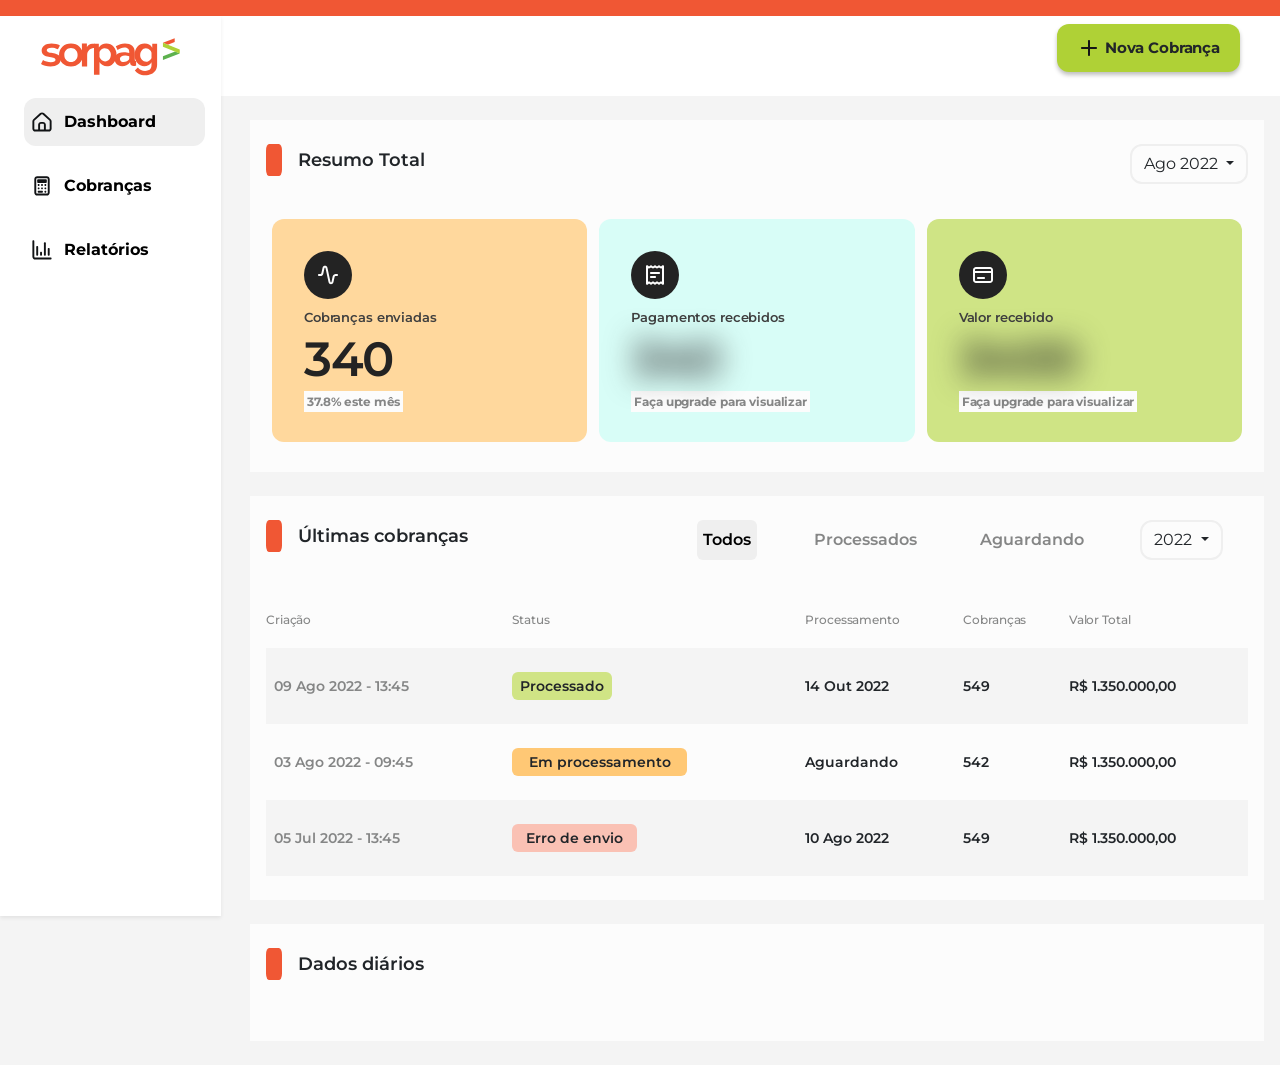
<file: index.html>
<!DOCTYPE html>
<html lang="pt-br">
<head>
    <meta charset="UTF-8">
    <meta http-equiv="X-UA-Compatible" content="IE=edge">
    <meta name="viewport" content="width=device-width, initial-scale=1.0">
    <title>Sorpag - Dashboard</title>
    <link href="https://cdn.jsdelivr.net/npm/bootstrap@5.2.0/dist/css/bootstrap.min.css" rel="stylesheet" integrity="sha384-gH2yIJqKdNHPEq0n4Mqa/HGKIhSkIHeL5AyhkYV8i59U5AR6csBvApHHNl/vI1Bx" crossorigin="anonymous">
    <link rel="stylesheet" href="assets/css/reset.css">
    <link rel="preconnect" href="https://fonts.googleapis.com">
    <link rel="preconnect" href="https://fonts.gstatic.com" crossorigin>
    <link href="https://fonts.googleapis.com/css2?family=Inter:wght@500&family=Montserrat:wght@600;700&display=swap" rel="stylesheet">
    <link rel="stylesheet" href="assets/css/mobile/teste.css">
</head>
<body>
    <div class="barra"></div>

    <nav class="menu-lateral_side sidenav shadow-sm ">
        <img src="assets/img/logo.svg" alt="Logotipo da HZC" class="menu-lateral__logo">
        <a href="#" class="menu-lateral__link_side menu-lateral__link_side--dashboard menu-lateral__link_side--ativo">Dashboard</a>
        <a href="./cobrancas.html" class="menu-lateral__link_side menu-lateral__link_side--cobrancas">Cobranças</a>
        <a href="./relatorios.html" class="menu-lateral__link_side menu-lateral__link_side--relatorios">Relatórios</a>
    </nav>

    <header class="head">
            <div class="cabecalho_cel">
                <div class="cont">
                    <img src="assets/img/logo.svg" alt="Logo Sorpag" class="container__imagem"> 
                </div>
                <div class="cont">
                    <input type="checkbox" id="menu" class="container__botao_menu">
                    <label for="menu">
                        <span class="cabeçalho__menu-hamburguer container__imagem"></span>
                    </label>
                    <ul class="lista-menu shadow-sm">
                        <a href="#" class="menu-lateral__link menu-lateral__link--dashboard menu-lateral__link--ativo">Dashboard</a>
                        <a href="./cobrancas.html" class="menu-lateral__link menu-lateral__link--cobrancas">Cobranças</a>
                        <a href="./relatorios.html" class="menu-lateral__link menu-lateral__link--relatorios">Relatórios</a>
                    </ul>
                </div>
            </div>
            <div class="cabecalho">
                <button class="btn-main-action">
                    <a href="./nova_cobranca.html" class="text-decoration-none text-dark">
                        <img class="align-bottom" src="assets/icons/add.svg">
                        Nova Cobrança
                    </a>
                </button>
            </div>
    </header>

    <section class="cont container__page">
        <div class="box__title">
            <h2 class="resumo__titulo">
                <div class="square"></div>
                Resumo Total
            </h2>
            <div>
                <button class="btn dropdown-toggle button-boxes-1" type="button" data-bs-toggle="dropdown" aria-expanded="false"> 
                    Ago 2022
                </button>
            
                <ul class="dropdown-menu">
                  <li><a class="dropdown-item" href="#">Action</a></li>
                  <li><a class="dropdown-item" href="#">Another action</a></li>
                  <li><a class="dropdown-item" href="#">Something else here</a></li>
                </ul>
            </div>
        </div>
        <div class="cards">
            <div class="cards_card">
                <img src="assets/icons/cobrancas_enviadas.svg" alt="Logo Sorpag" class="card__icon"> 
                <div class="card__desc">
                    <p class="card__title">Cobranças enviadas</p>
                    <p class="card__desc--1">340</p>
                    <p class="card__desc--2">37.8% este mês</p>
                </div> 
            </div>
            <div class="cards_card">
                <img src="assets/icons/pagamentos_recebidos.svg" alt="Logo Sorpag" class="card__icon"> 
                <div class="card__desc">
                    <p class="card__title">Pagamentos recebidos</p>
                    <p class="card__desc--1 card__blur">340</p>
                    <p class="card__desc--2">Faça upgrade para visualizar</p>
                </div> 
            </div>
  
            <div class="cards_card">
                <img src="assets/icons/valor_recebi.svg" alt="Logo Sorpag" class="card__icon">
                <div class="card__desc">
                    <p class="card__title">Valor recebido</p>
                    <p class="card__desc--1 card__blur">3400</p>
                    <p class="card__desc--2">Faça upgrade para visualizar</p>
                </div> 
            </div>
        </div>
    </section>

    <section class="cont container__page">
        <div class="box__title">
            <h2 class="ultima--cobranca__titulo">
                <div class="square"></div>
                Últimas cobranças
            </h2>
            <div class="button__cobranca-1">
                <button class="btn dropdown-toggle button-boxes-1" type="button" data-bs-toggle="dropdown" aria-expanded="false"> 
                    2022
                </button>
            
                <ul class="dropdown-menu">
                  <li><a class="dropdown-item" href="#">Action</a></li>
                  <li><a class="dropdown-item" href="#">Another action</a></li>
                  <li><a class="dropdown-item" href="#">Something else here</a></li>
                </ul>
            </div>
            <ul class="nav nav-pills botoes">
                <li class="nav-item">
                    <button class="btn nav-link botão active" data-bs-toggle="pill" type="button" aria-selected="true">
                            Todos
                    </button>
                </li>
                <li class="nav-item">
                    <button class="btn nav-link botão" data-bs-toggle="pill" type="button"  aria-selected="false">
                        Processados
                    </button>
                </li>
                <li class="nav-item">
                    <button class=" btn nav-link botão" data-bs-toggle="pill" type="button" aria-selected="false">
                        Aguardando
                    </button>
                </li>
                <li class="button__cobranca-2">
                    <button class="btn dropdown-toggle button-boxes-1" type="button" data-bs-toggle="dropdown" aria-expanded="false"> 
                        2022
                    </button>
                
                    <ul class="dropdown-menu">
                        <li><a class="dropdown-item" href="#">Action</a></li>
                        <li><a class="dropdown-item" href="#">Another action</a></li>
                        <li><a class="dropdown-item" href="#">Something else here</a></li>
                    </ul> 
                </li>
            </ul>
        </div>
       
        <table class="tabela-cel">
            <thead>
                <tr>
                    <th scope="col">Código</th>
                    <th scope="col">Status</th>
                    <th scope="col">Ação</th>
                </tr>
            </thead>
            <tbody>
                <tr>
                    <td class="align">#1</td>
                    <td><div class="status status-processed"></div></td>
                    <td class="svg-icon"></td>
                </tr>
                <tr>
                    <td class="align">#2</td>
                    <td><div class="status status-process"></div></td>
                    <td class="svg-icon"></td>
                </tr>
                <tr>
                    <td class="align">#3</td>
                    <td><div class="status status-erro"></div></td>
                    <td class="svg-icon"></td>
                </tr>
            </tbody>
        </table>
        <table class="tabela">
            <thead>
                <tr>
                    <th scope="col">Criação</th>
                    <th scope="col">Status</th>
                    <th scope="col">Processamento</th>
                    <th scope="col">Cobranças</th>
                    <th scope="col">Valor Total</th>
                </tr>
            </thead>
            <tbody>
                <tr>
                    <td class="align">09 Ago 2022 - 13:45</td>
                    <td><div class="status status-processed"></div></td>
                    <td>14 Out 2022</td>
                    <td>549</td>
                    <td>R$ 1.350.000,00</td>
                </tr>
                <tr>
                    <td class="align">03 Ago 2022 - 09:45</td>
                    <td><div class="status status-process"></div></td>
                    <td>Aguardando</td>
                    <td>542</td>
                    <td>R$ 1.350.000,00</td>
                </tr>
                <tr>
                    <td class="align">05 Jul 2022 - 13:45</td>
                    <td><div class="status status-erro"></div></td>
                    <td>10 Ago 2022 </td>
                    <td> 549</td>
                    <td>R$ 1.350.000,00</td>
                </tr>
            </tbody>
        </table>
    </section>
    <section class="cont container__page">
        <h2 class="dados--diarios__titulo">
            <div class="square"></div>
            Dados diários
        </h2>
    </section>

    <script src="https://cdn.jsdelivr.net/npm/bootstrap@5.2.0/dist/js/bootstrap.bundle.min.js"
      integrity="sha384-A3rJD856KowSb7dwlZdYEkO39Gagi7vIsF0jrRAoQmDKKtQBHUuLZ9AsSv4jD4Xa"
      crossorigin="anonymous"></script>
</body>
</html>
</file>
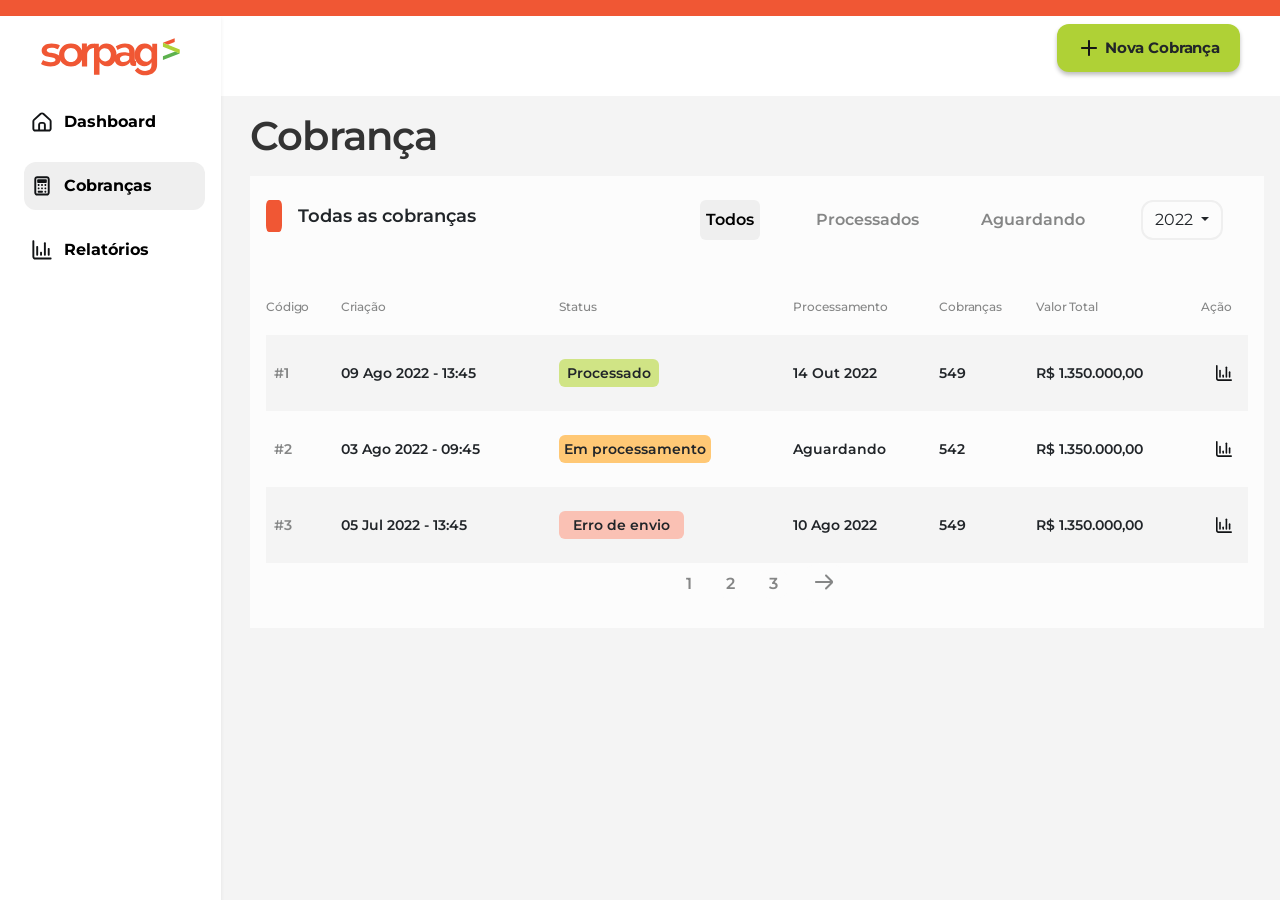
<file: cobrancas.html>
<!DOCTYPE html>
<html lang="pt-br">

<head>
    <meta charset="UTF-8">
    <meta http-equiv="X-UA-Compatible" content="IE=edge">
    <meta name="viewport" content="width=device-width, initial-scale=1.0">
    <title>Sorpag - Dashboard</title>
    <link href="https://cdn.jsdelivr.net/npm/bootstrap@5.2.0/dist/css/bootstrap.min.css" rel="stylesheet"
        integrity="sha384-gH2yIJqKdNHPEq0n4Mqa/HGKIhSkIHeL5AyhkYV8i59U5AR6csBvApHHNl/vI1Bx" crossorigin="anonymous">
    <link rel="stylesheet" href="assets/css/reset.css">
    <link rel="preconnect" href="https://fonts.googleapis.com">
    <link rel="preconnect" href="https://fonts.gstatic.com" crossorigin>
    <link href="https://fonts.googleapis.com/css2?family=Inter:wght@500&family=Montserrat:wght@600;700&display=swap"
        rel="stylesheet">
    <link rel="stylesheet" href="assets/css/cobranca.css">
</head>

<body>
    <div class="barra"></div>

    <nav class="menu-lateral_side sidenav shadow-sm ">
        <img src="assets/img/logo.svg" alt="Logotipo da HZC" class="menu-lateral__logo">
        <a href="./index.html" class="menu-lateral__link_side menu-lateral__link_side--dashboard">Dashboard</a>
        <a href="#"
            class="menu-lateral__link_side menu-lateral__link_side--cobrancas menu-lateral__link_side--ativo">Cobranças</a>
        <a href="./relatorios.html" class="menu-lateral__link_side menu-lateral__link_side--relatorios">Relatórios</a>
    </nav>

    <header class="head">
        <div class="cabecalho_cel">
            <div class="cont">
                <img src="assets/img/logo.svg" alt="Logo Sorpag" class="container__imagem">
            </div>
            <div class="cont">
                <input type="checkbox" id="menu" class="container__botao_menu">
                <label for="menu">
                    <span class="cabeçalho__menu-hamburguer container__imagem"></span>
                </label>
                <ul class="lista-menu shadow-sm">
                    <a href="./index.html" class="menu-lateral__link menu-lateral__link--dashboard">Dashboard</a>
                    <a href="#"
                        class="menu-lateral__link menu-lateral__link--cobrancas menu-lateral__link--ativo">Cobranças</a>
                    <a href="./relatorios.html" class="menu-lateral__link menu-lateral__link--relatorios">Relatórios</a>
                </ul>
            </div>
        </div>
        <div class="cabecalho">
            <button class="btn-main-action">
                <a href="./nova_cobranca.html" class="text-decoration-none text-dark">
                    <img class="align-bottom" src="assets/icons/add.svg">
                    Nova Cobrança
                </a>
            </button>
        </div>
    </header>
    <h1 class="title">
        Cobrança
    </h1>
    <section class="cont container__page">
        <div class="box__title">
            <h2 class="title__container">
                <div class="square"></div>
                Todas as cobranças
            </h2>
            <div class="button__cobranca-1">
                <button class="btn dropdown-toggle button-boxes-1" type="button" data-bs-toggle="dropdown"
                    aria-expanded="false">
                    2022
                </button>

                <ul class="dropdown-menu">
                    <li><a class="dropdown-item" href="#">Action</a></li>
                    <li><a class="dropdown-item" href="#">Another action</a></li>
                    <li><a class="dropdown-item" href="#">Something else here</a></li>
                </ul>
            </div>
            <ul class="nav nav-pills botoes">
                <li class="nav-item">
                    <button class="btn nav-link botão active" data-bs-toggle="pill" type="button" aria-selected="true">
                        Todos
                    </button>
                </li>
                <li class="nav-item">
                    <button class="btn nav-link botão" data-bs-toggle="pill" type="button" aria-selected="false">
                        Processados
                    </button>
                </li>
                <li class="nav-item">
                    <button class=" btn nav-link botão" data-bs-toggle="pill" type="button" aria-selected="false">
                        Aguardando
                    </button>
                </li>
                <li class="button__cobranca-2">
                    <button class="btn dropdown-toggle button-boxes-1" type="button" data-bs-toggle="dropdown"
                        aria-expanded="false">
                        2022
                    </button>

                    <ul class="dropdown-menu">
                        <li><a class="dropdown-item" href="#">Action</a></li>
                        <li><a class="dropdown-item" href="#">Another action</a></li>
                        <li><a class="dropdown-item" href="#">Something else here</a></li>
                    </ul>
                </li>
            </ul>
        </div>

        <table class="tabela-cel">
            <thead>
                <tr>
                    <th scope="col">Código</th>
                    <th scope="col">Status</th>
                    <th scope="col">Ação</th>
                </tr>
            </thead>
            <tbody>
                <tr>
                    <td class="align">#1</td>
                    <td>
                        <div class="status status-processed"></div>
                    </td>
                    <td class="svg-icon"></td>
                </tr>
                <tr>
                    <td class="align">#2</td>
                    <td>
                        <div class="status status-process"></div>
                    </td>
                    <td class="svg-icon"></td>
                </tr>
                <tr>
                    <td class="align">#3</td>
                    <td>
                        <div class="status status-erro"></div>
                    </td>
                    <td class="svg-icon"></td>
                </tr>
            </tbody>
        </table>
        <table class="tabela">
            <thead>
                <tr>
                    <th scope="col">Código</th>
                    <th scope="col">Criação</th>
                    <th scope="col">Status</th>
                    <th scope="col">Processamento</th>
                    <th scope="col">Cobranças</th>
                    <th scope="col">Valor Total</th>
                    <th scope="col">Ação</th>
                </tr>
            </thead>
            <tbody>
                <tr>
                    <td class="align">#1</td>
                    <td class="align">09 Ago 2022 - 13:45</td>
                    <td>
                        <div class="status status-processed"></div>
                    </td>
                    <td>14 Out 2022</td>
                    <td>549</td>
                    <td>R$ 1.350.000,00</td>
                    <td class="svg-icon"></td>
                </tr>
                <tr>
                    <td class="align">#2</td>
                    <td class="align">03 Ago 2022 - 09:45</td>
                    <td>
                        <div class="status status-process"></div>
                    </td>
                    <td>Aguardando</td>
                    <td>542</td>
                    <td>R$ 1.350.000,00</td>
                    <td class="svg-icon"></td>
                </tr>
                <tr>
                    <td class="align">#3</td>
                    <td class="align">05 Jul 2022 - 13:45</td>
                    <td>
                        <div class="status status-erro"></div>
                    </td>
                    <td>10 Ago 2022 </td>
                    <td> 549</td>
                    <td>R$ 1.350.000,00</td>
                    <td class="svg-icon"></td>
                </tr>
            </tbody>
        </table>

        <ul class="pagination">
            <li class="mx-2"><a class="page-link page-item" href="#">1</a></li> 
            <li><a class="page-link page-item" href="#">2</a></li>
            <li class="mx-2"><a class="page-link page-item" href="#">3</a></li>
            <li>
                <a class="page-link page-item" href="#" aria-label="Próximo">
                    <img class="" src="assets/icons/seta.svg">
                </a>
            </li>
        </ul>

    </section>

    <script src="https://cdn.jsdelivr.net/npm/bootstrap@5.2.0/dist/js/bootstrap.bundle.min.js"
        integrity="sha384-A3rJD856KowSb7dwlZdYEkO39Gagi7vIsF0jrRAoQmDKKtQBHUuLZ9AsSv4jD4Xa"
        crossorigin="anonymous"></script>
</body>

</html>
</file>
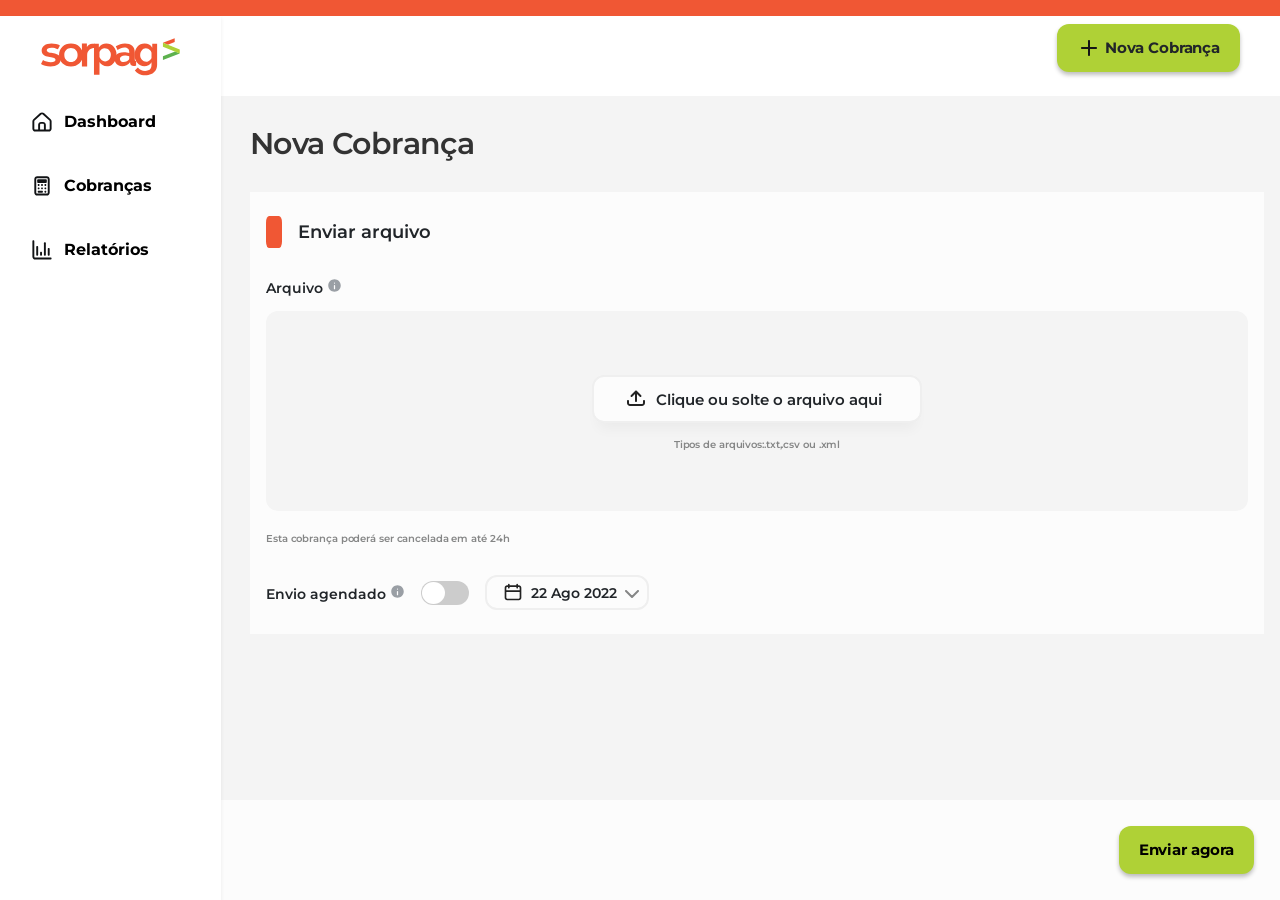
<file: nova_cobranca.html>
<!DOCTYPE html>
<html lang="pt-br">
<head>
    <meta charset="UTF-8">
    <meta http-equiv="X-UA-Compatible" content="IE=edge">
    <meta name="viewport" content="width=device-width, initial-scale=1.0">
    <title>Sorpag - Dashboard</title>
    <link href="https://cdn.jsdelivr.net/npm/bootstrap@5.2.0/dist/css/bootstrap.min.css" rel="stylesheet" integrity="sha384-gH2yIJqKdNHPEq0n4Mqa/HGKIhSkIHeL5AyhkYV8i59U5AR6csBvApHHNl/vI1Bx" crossorigin="anonymous">
    <link rel="stylesheet" href="assets/css/reset.css">
    <link rel="preconnect" href="https://fonts.googleapis.com">
    <link rel="preconnect" href="https://fonts.gstatic.com" crossorigin>
    <link href="https://fonts.googleapis.com/css2?family=Inter:wght@500&family=Montserrat:wght@600;700&display=swap" rel="stylesheet">
    <link rel="stylesheet" href="assets/css/nova_cobranca/nova_cobranca.css">
</head>
<body>
    <div class="barra"></div>

    <nav class="menu-lateral_side sidenav shadow-sm ">
        <img src="assets/img/logo.svg" alt="Logotipo da HZC" class="menu-lateral__logo">
        <a href="./index.html" class="menu-lateral__link_side menu-lateral__link_side--dashboard">Dashboard</a>
        <a href="./cobrancas.html" class="menu-lateral__link_side menu-lateral__link_side--cobrancas">Cobranças</a>
        <a href="./relatorios.html" class="menu-lateral__link_side menu-lateral__link_side--relatorios">Relatórios</a>
    </nav>

    <header class="head">
            <div class="cabecalho_cel">
                <div class="cont">
                    <img src="assets/img/logo.svg" alt="Logo Sorpag" class="container__imagem"> 
                </div>
                <div class="cont">
                    <input type="checkbox" id="menu" class="container__botao_menu">
                    <label for="menu">
                        <span class="cabeçalho__menu-hamburguer container__imagem"></span>
                    </label>
                    <ul class="lista-menu shadow-sm">
                        <a href="./index.html" class="menu-lateral__link menu-lateral__link--dashboard">Dashboard</a>
                        <a href="./cobrancas.html" class="menu-lateral__link menu-lateral__link--cobrancas">Cobranças</a>
                        <a href="./relatorios.html" class="menu-lateral__link menu-lateral__link--relatorios">Relatórios</a>
                    </ul>
                </div>
            </div>
            <div class="cabecalho">
                <button class="btn-main-action">
                    <a href="./nova_cobranca.html" class="text-decoration-none text-dark">
                        <img class="align-bottom" src="assets/icons/add.svg">
                        Nova Cobrança
                    </a>
                </button>
            </div>
    </header>
    <h1 class="title">
        Nova Cobrança
    </h1>
    <section class="cont container__page">
        <div class="box__title">
            <h2 class="nova_cobranca_title">
                <div class="square"></div>
                Enviar arquivo
            </h2>
        </div>
        <h6 class="arquivo-text ">
            Arquivo
        </h6>
        <div class="cont-arquivo">
            <label class="arquivo" for='selecao-arquivo'></label>
            <input id='selecao-arquivo' type='file'>
            <p class="descricao">
                Tipos de arquivos:.txt,.csv ou .xml
            </p>
        </div>

        <p class="descricao">
            Esta cobrança poderá ser cancelada em até 24h
        </p>

        <div class="envio__agendado">
            <h6 class="agendado-text col-auto">
                Envio agendado
            </h6>
            <label class="switch">
                <input type="checkbox">
                <span class="slider round"></span>
            </label>
            <span class="datepicker-toggle">
                <div class="icon-calend"> <span>22 Ago 2022</span> </div>
                <input type="date" class="datepicker-input">
            </span>
        </div>
    </section>

    <section class="cont-calendar">
        <div class="calendar"></div>
    </section>

    <p class="descricao descricao-calend">
        Esta cobrança poderá ser cancelada em até 24h após o envio.
    </p>

    <footer class="bottom__action__bar">
        <button class="btn-main-action-bottom border-0 ">
            <a href="./cobrancas.html" class="text-decoration-none text-black">
                Enviar agora
            </a>
        </button>
    </footer>

    <script src="https://cdn.jsdelivr.net/npm/bootstrap@5.2.0/dist/js/bootstrap.bundle.min.js"
      integrity="sha384-A3rJD856KowSb7dwlZdYEkO39Gagi7vIsF0jrRAoQmDKKtQBHUuLZ9AsSv4jD4Xa"
      crossorigin="anonymous"></script>
    <script src="./assets/js/calendar.js"></script>
</body>
</html>
</file>
<file: assets/css/mobile/teste.css>
@import url('./header.css');
@import url('./sidenav.css');
@import url('./cobrancas.css');
@import url('./resumo.css');



body{
  background-color: var(--main-bgcolor);
  font-family: var(--font-principal);
  font-size: 16px;
  font-weight: 600;
}

/* Barra laranja */

.barra{
  width: 100%;
  height: 16px;
  background-color: var(--main-color);
}



/* --- Dados diarios --- */

.dados--diarios__titulo{
  display:inline-flex;
  align-items: center;
  font-size: 18px;
  line-height: 32px;
  margin-bottom: 37px;
}
</file>
<file: assets/css/cobranca.css>
@import url('./mobile/header.css');
@import url('./mobile/sidenav.css');

body {
    background-color: var(--main-bgcolor);
    font-family: var(--font-principal);
    font-size: 16px;
    font-weight: 600;
}

/* Barra laranja */

.barra {
    width: 100%;
    height: 16px;
    background-color: var(--main-color);
}


.container__page {
    align-items: stretch;
    flex-direction: column;
    background-color: var(--dashboard-cont-bgcolor);
    margin: 1.5rem 1rem;
    padding: 1.5rem 1rem;
}

@media screen and (min-width: 600px) {
    .container__page {
        margin-left: 250px;
    }
}

@media screen and (min-width:1440px) {
    .container__page {
        margin-left: 17%;
        margin-right: 2.5rem;
    }
}

.title {
    font-family: 'Montserrat';
    font-style: normal;
    font-weight: 600;
    font-size: 18px;
    line-height: 32px;
    letter-spacing: -0.02em;
    color: #333333;
    margin: 1.5rem 1rem 0rem 1.5rem;
}

.box__title {
    display: flex;
    justify-content: space-between;
    flex-wrap: wrap;
}


.title__container {
    display: inline-flex;
    align-items: center;
    font-size: 18px;
    line-height: 32px;
    margin-bottom: 37px;
    flex-grow: 1;
}

@media screen and (min-width: 600px) {
    .title {
        margin-left: 250px;
        font-size: 40px;
    }
}

.botoes {
    justify-content: space-around;
    flex-wrap: nowrap;
    flex-grow: 1;
}

.botão {
    color: var(--secondary-text-color);
    padding: 8px 6px;
    border-radius: 8px;
}

.nav-pills>.nav-item>.active {
    color: var(--menu-item-color);
    background-color: var(--btn-item-bgcolor);
}

.botão:hover {
    color: #000;
    background-color: var(--btn-item-bgcolor);
}

.button-boxes-1 {
    background-color: var(--dashboard-cont-bgcolor);
    border-radius: 12px;
    border: 2px solid #EFEFEF;
  }

.button__cobranca-1 {
    text-align: end;
}

@media screen and (min-width:768px) {
    .button__cobranca-1 {
        margin-left: 150px;
    }
}

.button__cobranca-2 {
    display: none;
}

@media screen and (min-width:1024px) {
    .button__cobranca-2 {
        display: block;
    }

    .button__cobranca-1 {
        display: none;
    }

}

.tabela-cel {
    margin-top: 2rem;
}

.tabela {
    display: none;
}

@media screen and (min-width:1024px) {
    .tabela-cel {

        display: none;
    }

    .tabela {
        margin-top: 2rem;
        display: inline-table;
    }
}

tbody>tr:nth-child(odd) {
    background-color: #f4f4f4;
}

thead th {
    text-align: left;
    color: var(--secondary-text-color);
    font-weight: 500;
    font-size: 12px;
    line-height: 12px;
    letter-spacing: -0.01em;
    padding-bottom: 22px;
}

@media screen and (min-width:1024px) {
    thead th:nth-child(2){
        padding-left: 8px;
    }
}

tbody td {
    font-size: 14px;
    padding: 24px 0;
}

tbody td:nth-child(1) {
    color: var(--secondary-text-color);
}

.status {
    box-sizing: border-box;
    display: flex;
    flex-direction: column;
    justify-content: center;
    align-items: center;
    height: 28px;
    border-radius: 6px;
}

.status-processed {
    background-color: #D0E485;
    width: 100px;

}

.status-processed::before {
    content: "Processado";
}

.status-process {
    background-color: #FFC875;
    max-width: max-content;
    padding: 5px;
}

.status-process::before {
    content: "Em processamento";
}

.status-erro {
    background-color: #FAC1B4;
    width: 125px;
}

.status-erro::before {
    content: "Erro de envio";
}

.align {
    text-align: center;
}

@media screen and (min-width:1024px) {
    .align {
        text-align: left;
        padding-left: 8px;
    }
}

.svg-icon {
    background-image: url("../icons/relatorios.svg");
    background-repeat: no-repeat;
    background-position: center;
    background-size: 20px;
}

.page-item{
    border-radius: 40px;
    background-color: var(--dashboard-cont-bgcolor);
}

.page-item2:hover{
    border-color: rgba(239, 239, 239, 1);
}
.page-item2:focus{
    border-color: rgba(239, 239, 239, 1);
}

.pagination{
    --bs-pagination-color: #858686;
    --bs-pagination-border-color: #FCFCFC;
    --bs-pagination-border-radius: 40px;
    --bs-pagination-hover-color: none;
    --bs-pagination-hover-bg: none;
    --bs-pagination-focus-color: none;
    --bs-pagination-focus-bg: none;
    --bs-pagination-focus-box-shadow: none;
    justify-content: center;
    align-items: center;
}
</file>
<file: assets/css/nova_cobranca/nova_cobranca.css>
@import url('../mobile/header.css');
@import url('./calendario.css');
@import url('../mobile/sidenav.css');

body {
    background-color: var(--main-bgcolor);
    font-family: var(--font-principal);
    font-size: 16px;
    font-weight: 600;
}

/* Barra laranja */

.barra {
    width: 100%;
    height: 16px;
    background-color: var(--main-color);
}


.container__page {
    align-items: stretch;
    flex-direction: column;
    background-color: var(--dashboard-cont-bgcolor);
    margin: 1.5rem 1rem;
    padding: 1.5rem 1rem;
}

@media screen and (min-width: 600px) {
    .container__page {
        margin-left: 250px;
    }
}

@media screen and (min-width:1440px) {
    .container__page {
        margin-left: 17%;
        margin-right: 2.5rem;
    }
}

.title {
    font-family: 'Montserrat';
    font-style: normal;
    font-weight: 600;
    font-size: 18px;
    line-height: 32px;
    letter-spacing: -0.02em;
    color: #333333;
    margin: 1.5rem 1rem 0rem 1.5rem;
}

@media screen and (min-width:600px) {
    .title {
        font-weight: 600;
        font-size: 30px;
        line-height: 48px;
        letter-spacing: -0.02em;
        margin-left: 250px;
    }
}

@media screen and (min-width:1440px) {
    .title {
        margin-left: 17%;
    }
}

.nova_cobranca_title {
    display: inline-flex;
    align-items: center;
    font-size: 18px;
    line-height: 32px;
    margin-bottom: 30px;
    flex-grow: 1;
}

.arquivo-text {
    font-size: 14px;
}

.arquivo-text::after {
    content: url('../../icons/info.svg');
}

.cont-arquivo {
    justify-content: center;
    align-items: center;
    display: flex;
    flex-direction: column;
    margin: 1rem 0rem 1rem 0rem;
    background-color: var(--main-bgcolor);
    min-height: 200px;
    border-radius: 12px;
}

.arquivo {
    display: flex;
    background-color: var(--dashboard-cont-bgcolor);
    height: 48px;
    background: #FCFCFC;
    border: 2px solid #EFEFEF;
    box-shadow: 0px 12px 13px -6px rgba(0, 0, 0, 0.04);
    border-radius: 12px;
    cursor: pointer;
    margin: 10px;
    padding: 6px 30px;
    align-items: center;

    font-size: 15px;
}

/* Esconde o input */
input[type='file'] {
    display: none
}

.arquivo::before {
    content: url('../../icons/upload.svg');
    margin-right: 8px;
}

.arquivo::after {
    content: 'Buscar arquivo';
    margin-right: 8px;
}

@media screen and (min-width:768px) {
    .arquivo::after {
        content: 'Clique ou solte o arquivo aqui';
    }
}

.descricao {
    font-weight: 600;
    font-size: 10px;
    line-height: 24px;
    letter-spacing: -0.01em;
    color: #858686;
}

.envio__agendado {
    display: flex;
    align-items: center;
    justify-content: space-between;
    flex-wrap: wrap;

    font-size: 14px;
}

@media screen and (min-width:768px) {
    .envio__agendado {
        justify-content: left;
        margin-top: 1.5rem;

    }
}

.agendado-text::after {
    content: url('../../icons/info.svg');
}

/* The switch - the box around the slider */
.switch {
    position: relative;
    display: inline-block;
    width: 48px;
    height: 24px;
}

@media screen and (min-width:768px) {
    .switch {
        margin: 0rem 1rem;
    }

}

/* Hide default HTML checkbox */
.switch input {
    opacity: 0;
    width: 0;
    height: 0;
}

/* The slider */
.slider {
    position: absolute;
    cursor: pointer;
    top: 0;
    left: 0;
    right: 0;
    bottom: 0;
    background-color: #ccc;
    -webkit-transition: .4s;
    transition: .4s;
}

.slider:before {
    position: absolute;
    content: "";
    height: 22px;
    width: 23px;
    left: 1px;
    top: 1px;
    background-color: white;
    -webkit-transition: .4s;
    transition: .4s;
}

input:checked+.slider {
    background-color: #AFD136;
}

input:focus+.slider {
    box-shadow: 0 0 1px #AFD136;
}

input:checked+.slider:before {
    -webkit-transform: translateX(23px);
    -ms-transform: translateX(23px);
    transform: translateX(23px);
}

/* Rounded sliders */
.slider.round {
    border-radius: 24px;
}

.slider.round:before {
    border-radius: 50%;
}

.datepicker-toggle {
    display: flex;
    position: relative;
    background-color: var(--dashboard-cont-bgcolor);
    border-radius: 12px;
    border: 2px solid var(--btn-item-bgcolor);
    width: 65%;
    height: 35px;
    margin-top: 10px;
}

@media screen and (min-width:768px) {
    .datepicker-toggle {
        width: max-content;
        margin-top: 0px;
    }
}

.datepicker-input {
    position: absolute;
    left: 0;
    top: 0;
    width: 100%;
    height: 100%;
    opacity: 0;
    cursor: pointer;
    box-sizing: border-box;
}

.datepicker-input::-webkit-calendar-picker-indicator {
    position: absolute;
    left: 0;
    top: 0;
    width: 100%;
    height: 100%;
    margin: 0;
    padding: 0;
    cursor: pointer;
}

.icon-calend {
    display: flex;
    align-items: center;
    width: 100%;
}

.icon-calend::before {
    content: url('../../icons/calendario.svg');
    margin-right: 8px;
    margin-left: 1rem;
    margin-right: 0.5rem;
}

.icon-calend::after {
    content: url('../../icons/drop-toggle.svg');
    margin-left: 1.5rem;
}

@media screen and (min-width:768px) {
    .icon-calend::after {
        margin: 0rem 0.5rem;
    }
}

.descricao-calend {
    text-align: center;
}

.bottom__action__bar {
    display: flex;
    width: 100%;
    height: 100px;
    background: var(--dashboard-cont-bgcolor);
    box-shadow: inset 1px 0px 0px var(--main-bgcolor);
    justify-content: center;
    padding: 26px;
}

.btn-main-action-bottom {
    width: 100%;
    color: #151515;
    font-size: 15px;
    line-height: 24px;
    font-weight: bold;
    letter-spacing: -0.01em;
    padding: 12px 20px;
    border-radius: 12px;
    background-color: #afd136;
    box-shadow: 0px 3px 4px 0px rgb(0 0 0 / 25%);
}

@media screen and (min-width:600px) {
    .btn-main-action-bottom {
        width: max-content;

    }

    .bottom__action__bar {
        justify-content: end;
    }

    .descricao-calend {
        display: none;
    }
}

@media screen and (min-height: 740px) and (min-width: 768px) {
    .bottom__action__bar {
        position: absolute;
        bottom: 0;
        left: 0;
    }
}
</file>
